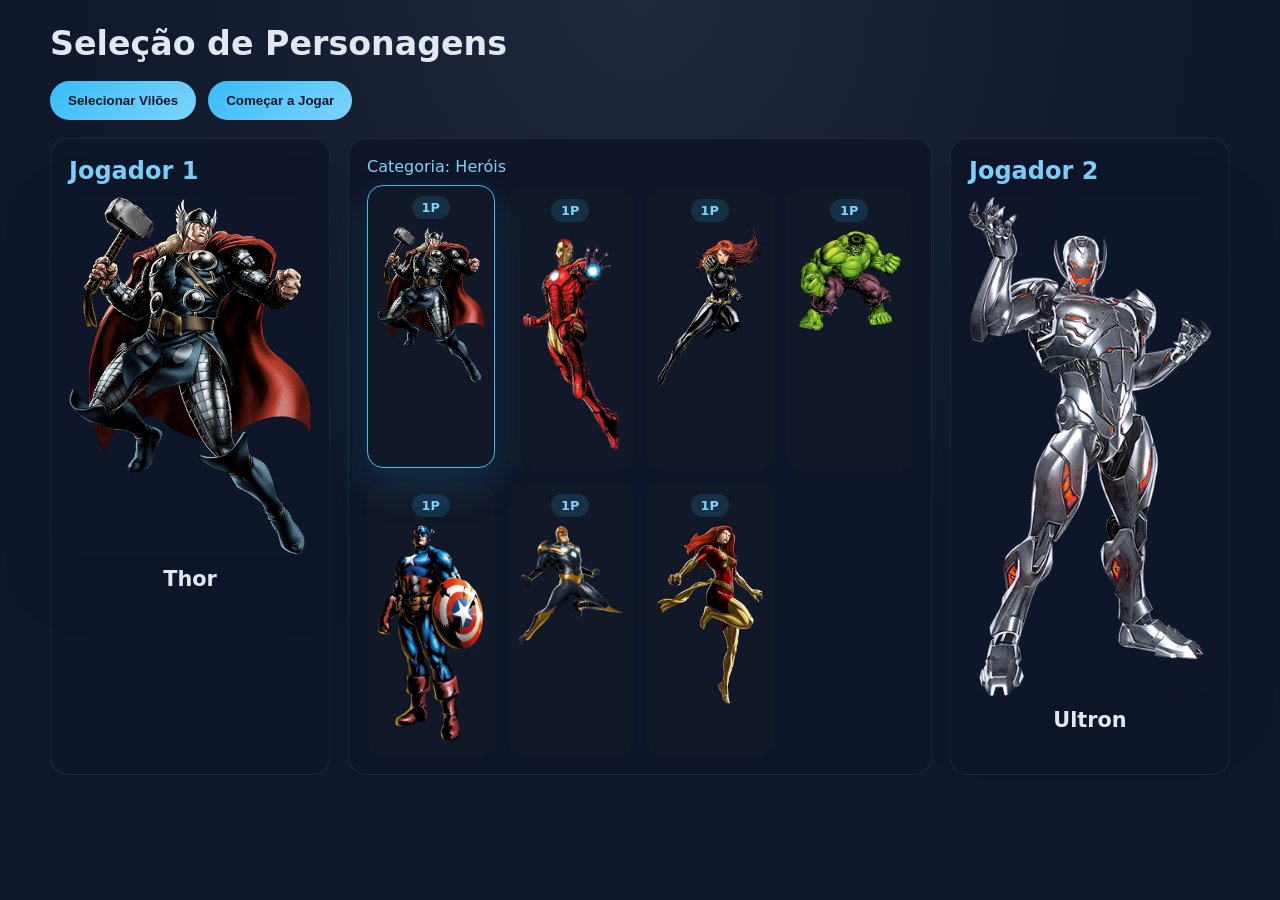
<file: index.html>
<!doctype html>
<html lang="pt-br">
<head>
    <meta charset="UTF-8">
    <meta http-equiv="X-UA-Compatible" content="IE=edge">
    <meta name="viewport" content="width=device-width, initial-scale=1.0">
    <title>Seleção de Personagens - Game Heróis</title>
    <link rel="stylesheet" href="style.css">
</head>
<body>
    <main class="container">
        <header class="cabecalho">
            <h1>Seleção de Personagens</h1>
        </header>

        <div class="controls">
            <button id="toggle-categoria" class="btn">Selecionar Vilões</button>
            <button id="start-game" class="btn disabled" disabled>Começar a Jogar</button>
        </div>

        <div class="select-screen">
            <section class="preview">
                <h2>Jogador 1</h2>
                <div class="character-card">
                    <img src="src/images/thor.png" alt="personagem selecionado jogador 1" id="personagem-jogador-1">
                    <h3 id="nome-jogador-1">Thor</h3>
                </div>
            </section>

            <section class="selection-panel">
                <p id="categoria-label">Categoria: Heróis</p>
                <ul id="lista-personagens" class="grid-personagens"></ul>
            </section>

            <section class="preview">
                <h2>Jogador 2</h2>
                <div class="character-card">
                    <img src="src/images/ultron.png" alt="personagem selecionado jogador 2" id="personagem-jogador-2">
                    <h3 id="nome-jogador-2">Ultron</h3>
                </div>
            </section>
        </div>
    </main>

    <script src="src/js/selection.js"></script>
</body>
</html>
</file>
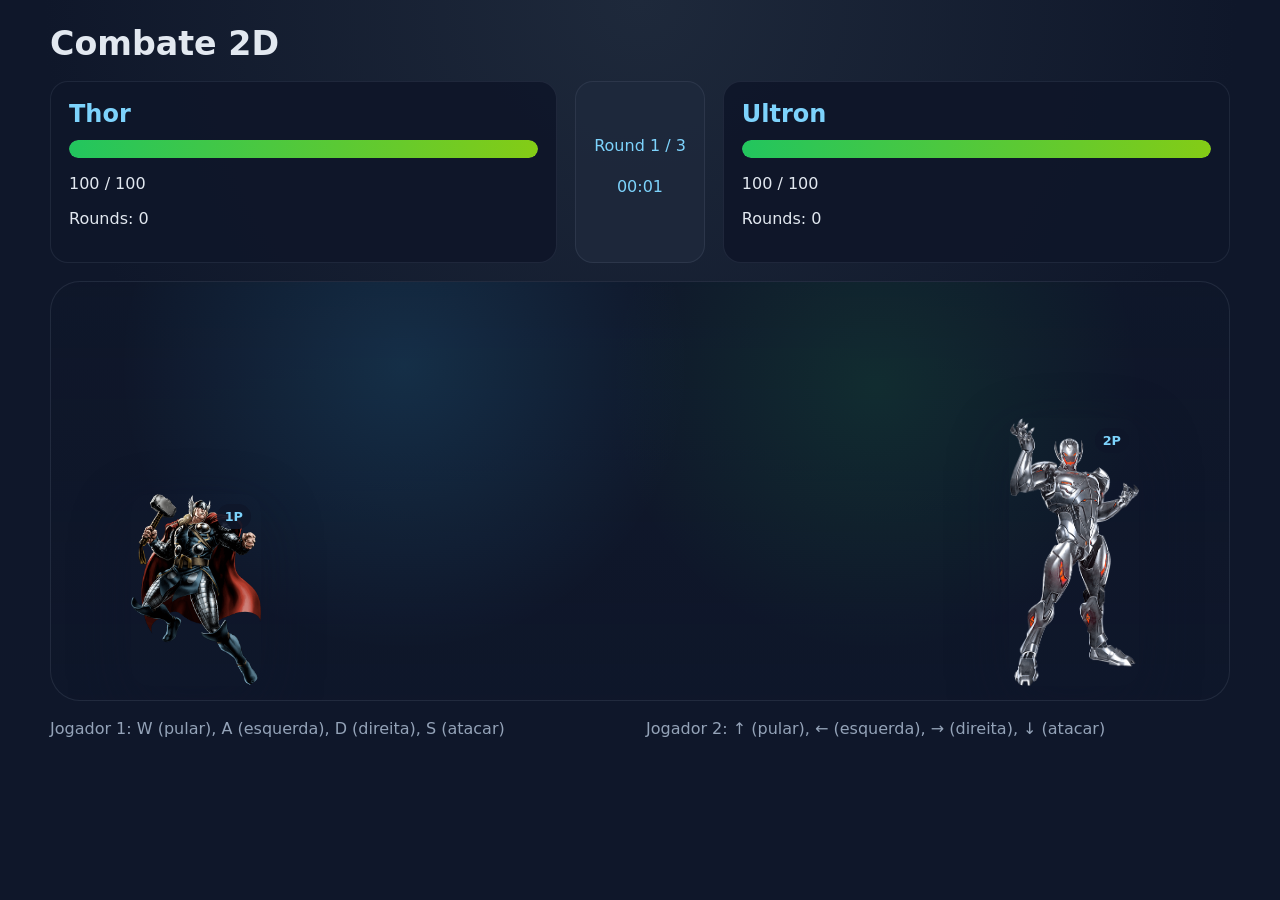
<file: fight.html>
<!doctype html>
<html lang="pt-br">
  <head>
    <meta charset="UTF-8" />
    <meta http-equiv="X-UA-Compatible" content="IE=edge" />
    <meta name="viewport" content="width=device-width, initial-scale=1.0" />
    <title>Fight - Luta 2D</title>
    <link rel="stylesheet" href="style.css" />
  </head>
  <body>
    <main class="fight-container">
      <header class="cabecalho">
        <h1>Combate 2D</h1>
      </header>

      <div class="fight-hud">
        <div class="status status-left">
          <h2 id="fight-name-1">Jogador 1</h2>
          <div class="health-bar">
            <div id="health-bar-1" class="health-fill"></div>
          </div>
          <p><span id="health-1">100</span> / 100</p>
          <p>Rounds: <span id="rounds-1">0</span></p>
        </div>

        <div class="fight-info">
          <p id="round-counter">Round 1 / 3</p>
          <p id="timer">00:00</p>
        </div>

        <div class="status status-right">
          <h2 id="fight-name-2">Jogador 2</h2>
          <div class="health-bar">
            <div id="health-bar-2" class="health-fill"></div>
          </div>
          <p><span id="health-2">100</span> / 100</p>
          <p>Rounds: <span id="rounds-2">0</span></p>
        </div>
      </div>

      <section class="arena" id="arena">
        <div id="player-1" class="fighter fighter-left">
          <img src="src/images/thor.png" alt="Player 1" />
          <div class="label">1P</div>
        </div>
        <div id="player-2" class="fighter fighter-right">
          <img src="src/images/ultron.png" alt="Player 2" />
          <div class="label">2P</div>
        </div>
      </section>

      <div class="controls-info">
        <div>Jogador 1: W (pular), A (esquerda), D (direita), S (atacar)</div>
        <div>Jogador 2: ↑ (pular), ← (esquerda), → (direita), ↓ (atacar)</div>
      </div>

      <div class="modal hidden" id="result-modal">
        <div class="modal-content">
          <h2>Resultado do Combate</h2>
          <p id="result-text">Aguardando resultado...</p>

          <div class="stats-panel" id="stats-panel">
            <div>
              <strong>Tempo de luta</strong>
              <span id="stat-time">00:00</span>
            </div>
            <div>
              <strong>Rounds vencidos</strong>
              <span id="stat-rounds">0 / 3</span>
            </div>
            <div>
              <strong>Dano causado</strong>
              <span id="stat-damage">0</span>
            </div>
            <div>
              <strong>Número de ataques</strong>
              <span id="stat-attacks">0</span>
            </div>
          </div>

          <div class="modal-actions">
            <button id="btn-revanche" class="btn">Revanche</button>
            <button id="btn-menu" class="btn secondary">Voltar ao Menu</button>
            <button id="btn-stats" class="btn secondary">
              Ver Estatísticas
            </button>
          </div>
        </div>
      </div>
    </main>
    <script src="src/js/fight.js"></script>
  </body>
</html>
</file>
<file: style.css>
/* style.css - estilos compartilhados para seleção e combate */
:root {
  --bg: #0f172a;
  --surface: #111827;
  --surface-strong: #1e293b;
  --accent: #38bdf8;
  --accent-strong: #7dd3fc;
  --success: #22c55e;
  --danger: #f43f5e;
  --text: #e2e8f0;
  --muted: #94a3b8;
  --radius: 18px;
  font-family: Inter, system-ui, sans-serif;
}

* {
  box-sizing: border-box;
}

html,
body {
  margin: 0;
  min-height: 100%;
  background: radial-gradient(circle at top, #1e293b 0%, #0f172a 60%);
  color: var(--text);
}

body {
  display: flex;
  justify-content: center;
  padding: 24px;
}

button,
.btn {
  appearance: none;
  border: none;
  border-radius: 999px;
  padding: 12px 18px;
  font-weight: 700;
  cursor: pointer;
  transition:
    transform 0.15s ease,
    background 0.2s ease,
    opacity 0.2s ease;
}

button:hover:not(:disabled),
.btn:hover:not(.disabled) {
  transform: translateY(-1px);
}

button:disabled,
.btn.disabled {
  opacity: 0.45;
  cursor: not-allowed;
}

.btn {
  background: linear-gradient(135deg, var(--accent), var(--accent-strong));
  color: #0f172a;
}

.btn.secondary {
  background: var(--surface-strong);
  color: var(--text);
}

.container,
.fight-container {
  width: min(1180px, calc(100vw - 40px));
  display: flex;
  flex-direction: column;
  gap: 18px;
}

.cabecalho {
  display: flex;
  justify-content: space-between;
  align-items: center;
  gap: 12px;
}

.cabecalho h1 {
  margin: 0;
  font-size: clamp(1.8rem, 2.6vw, 2.6rem);
}

.controls {
  display: flex;
  gap: 12px;
  flex-wrap: wrap;
}

.select-screen {
  display: grid;
  grid-template-columns: 280px minmax(0, 1fr) 280px;
  gap: 18px;
}

.preview,
.selection-panel {
  background: rgba(15, 23, 42, 0.95);
  border: 1px solid rgba(148, 163, 184, 0.12);
  border-radius: var(--radius);
  padding: 18px;
}

.preview h2,
.selection-panel p,
.status h2,
.fight-info p {
  margin: 0 0 12px;
  color: var(--accent-strong);
}

.character-card {
  display: flex;
  flex-direction: column;
  align-items: center;
  gap: 12px;
}

.character-card img,
.fighter img {
  width: 100%;
  height: auto;
  border-radius: 18px;
  object-fit: cover;
  box-shadow: 0 20px 60px rgba(15, 23, 42, 0.45);
}

.character-card h3 {
  margin: 0;
  font-size: 1.3rem;
}

.grid-personagens {
  display: grid;
  grid-template-columns: repeat(auto-fit, minmax(120px, 1fr));
  gap: 12px;
  list-style: none;
  margin: 0;
  padding: 0;
}

.personagem {
  background: var(--surface);
  border: 1px solid transparent;
  border-radius: 16px;
  padding: 10px;
  text-align: center;
  cursor: pointer;
  transition:
    transform 0.2s ease,
    border-color 0.2s ease,
    box-shadow 0.2s ease;
}

.personagem:hover,
.personagem.selecionado {
  transform: translateY(-3px);
  border-color: var(--accent);
  box-shadow: 0 18px 40px rgba(56, 189, 248, 0.15);
}

.personagem .tag {
  display: inline-flex;
  margin-bottom: 8px;
  padding: 4px 10px;
  border-radius: 999px;
  background: rgba(56, 189, 248, 0.15);
  color: var(--accent-strong);
  font-size: 0.8rem;
  font-weight: 700;
}

.personagem img {
  width: 100%;
  border-radius: 12px;
}

.fight-hud {
  display: grid;
  grid-template-columns: 1fr auto 1fr;
  gap: 18px;
}

.status {
  background: rgba(15, 23, 42, 0.95);
  border: 1px solid rgba(148, 163, 184, 0.12);
  border-radius: var(--radius);
  padding: 18px;
}

.health-bar {
  width: 100%;
  height: 18px;
  border-radius: 999px;
  background: rgba(148, 163, 184, 0.16);
  overflow: hidden;
  margin: 10px 0 8px;
}

.health-fill {
  width: 100%;
  height: 100%;
  border-radius: inherit;
  background: linear-gradient(90deg, var(--success), #84cc16);
  transition: width 0.25s ease;
}

.round-indicators {
  display: flex;
  gap: 8px;
  margin-top: 10px;
}

.dot {
  width: 12px;
  height: 12px;
  border-radius: 50%;
  background: rgba(148, 163, 184, 0.2);
  border: 1px solid rgba(148, 163, 184, 0.3);
}

.dot.active {
  background: var(--accent);
  box-shadow: 0 0 10px var(--accent);
  border-color: var(--accent-strong);
}

.fight-info {
  display: flex;
  flex-direction: column;
  align-items: center;
  justify-content: center;
  gap: 10px;
  background: rgba(30, 41, 59, 0.95);
  border: 1px solid rgba(148, 163, 184, 0.12);
  border-radius: var(--radius);
  padding: 18px;
  text-align: center;
}

.arena {
  position: relative;
  height: 420px;
  background: linear-gradient(
    180deg,
    rgba(15, 23, 42, 0.96) 0%,
    rgba(15, 23, 42, 0.8) 100%
  );
  border-radius: 30px;
  border: 1px solid rgba(148, 163, 184, 0.14);
  overflow: hidden;
}

.arena::before {
  content: "";
  position: absolute;
  inset: 0;
  background-image:
    radial-gradient(
      circle at 30% 20%,
      rgba(56, 189, 248, 0.14),
      transparent 32%
    ),
    radial-gradient(circle at 70% 25%, rgba(34, 197, 94, 0.12), transparent 30%);
  pointer-events: none;
}

.fighter {
  position: absolute;
  bottom: 10px;
  width: 130px;
  transition:
    left 0.1s ease,
    transform 0.15s ease,
    bottom 0.15s ease;
  z-index: 2;
}

.fighter img {
  width: 100%;
}

.fighter .label {
  position: absolute;
  top: 10px;
  right: 10px;
  padding: 5px 8px;
  border-radius: 999px;
  background: rgba(15, 23, 42, 0.9);
  color: var(--accent-strong);
  font-size: 0.8rem;
  font-weight: 700;
}

.fighter.attack {
  transform: translateY(-4px) scale(1.03);
}

.fighter.jump {
  transform: translateY(-20px);
}

.controls-info {
  display: grid;
  grid-template-columns: repeat(auto-fit, minmax(220px, 1fr));
  gap: 12px;
  color: var(--muted);
}

.modal {
  position: fixed;
  inset: 0;
  background: rgba(15, 23, 42, 0.85);
  display: grid;
  place-items: center;
  padding: 20px;
  z-index: 50;
}

.modal.hidden {
  display: none;
}

.modal-content {
  width: min(640px, 100%);
  background: rgba(15, 23, 42, 0.98);
  border: 1px solid rgba(148, 163, 184, 0.14);
  border-radius: 24px;
  padding: 26px;
}

.modal-content h2 {
  margin-top: 0;
}

.modal-content p {
  margin: 8px 0 16px;
  color: var(--text);
}

.modal-actions {
  display: flex;
  gap: 12px;
  flex-wrap: wrap;
}

.stats-panel {
  margin: 18px 0;
  padding: 16px;
  background: rgba(30, 41, 59, 0.95);
  border-radius: 18px;
  display: grid;
  grid-template-columns: repeat(2, minmax(0, 1fr));
  gap: 12px;
}

.stats-panel div {
  background: rgba(15, 23, 42, 0.9);
  border-radius: 16px;
  padding: 12px;
}

.stats-panel strong {
  display: block;
  margin-bottom: 8px;
  color: var(--accent-strong);
}

@media (max-width: 900px) {
  .select-screen {
    grid-template-columns: 1fr;
  }
  .fight-hud {
    grid-template-columns: 1fr;
  }
}
</file>
